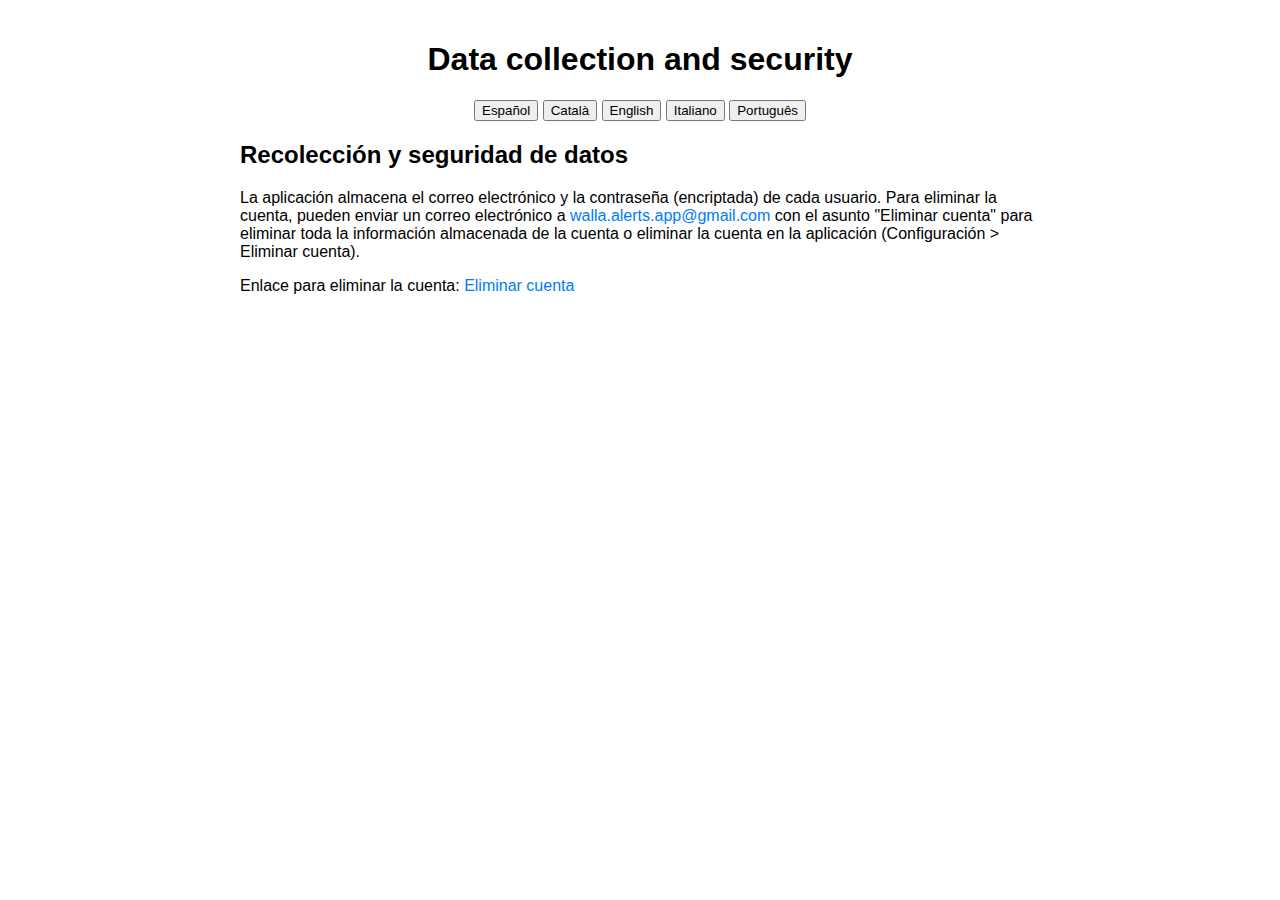
<file: data_collection.html>
<!DOCTYPE html>
<html lang="es">
<head>
    <meta charset="UTF-8">
    <meta name="viewport" content="width=device-width, initial-scale=1.0">
    <title>Data collection and security</title>
    <style>
        body {
            font-family: Arial, sans-serif;
            max-width: 800px;
            margin: 0 auto;
            padding: 20px;
        }
        h1 {
            text-align: center;
        }
        .language-selector {
            text-align: center;
            margin-bottom: 20px;
        }
        .language-content {
            display: none;
        }
        .language-content.active {
            display: block;
        }
        a {
            color: #007BFF;
            text-decoration: none;
        }
    </style>
    <script>
        function showContent(language) {
            const contents = document.querySelectorAll('.language-content');
            contents.forEach(content => content.classList.remove('active'));
            document.getElementById(language).classList.add('active');
        }
        document.addEventListener('DOMContentLoaded', () => {
            showContent('spanish'); // Default language
        });
    </script>
</head>
<body>
    <h1>Data collection and security</h1>

    <div class="language-selector">
        <button onclick="showContent('spanish')">Español</button>
        <button onclick="showContent('catalan')">Català</button>
        <button onclick="showContent('english')">English</button>
        <button onclick="showContent('italian')">Italiano</button>
        <button onclick="showContent('portuguese')">Português</button>
    </div>

    <div id="spanish" class="language-content active">
        <h2>Recolección y seguridad de datos</h2>
        <p>La aplicación almacena el correo electrónico y la contraseña (encriptada) de cada usuario. Para eliminar la cuenta, pueden enviar un correo electrónico a <a href="mailto:walla.alerts.app@gmail.com?subject=Delete%20account">walla.alerts.app@gmail.com</a> con el asunto "Eliminar cuenta" para eliminar toda la información almacenada de la cuenta o eliminar la cuenta en la aplicación (Configuración > Eliminar cuenta).</p>
        <p>Enlace para eliminar la cuenta: <a href="mailto:walla.alerts.app@gmail.com?subject=Delete%20account">Eliminar cuenta</a></p>
    </div>

    <div id="catalan" class="language-content">
        <h2>Recollida i seguretat de dades</h2>
        <p>L'aplicació emmagatzema el correu electrònic i la contrasenya (encriptada) de cada usuari. Per eliminar el compte, poden enviar un correu electrònic a <a href="mailto:walla.alerts.app@gmail.com?subject=Delete%20account">walla.alerts.app@gmail.com</a> amb l'assumpte "Eliminar compte" per eliminar tota la informació emmagatzemada del compte o eliminar el compte en l'aplicació (Configuració > Eliminar compte).</p>
        <p>Enllaç per eliminar el compte: <a href="mailto:walla.alerts.app@gmail.com?subject=Delete%20account">Eliminar compte</a></p>
    </div>

    <div id="english" class="language-content">
        <h2>Data collection and security</h2>
        <p>The app stores the email and password (encrypted) for each user. To delete the account, they can send an email to <a href="mailto:walla.alerts.app@gmail.com?subject=Delete%20account">walla.alerts.app@gmail.com</a> with the subject "Delete account" to delete all the information stored from the account or delete the account on the app (Settings > Delete account).</p>
        <p>Link to delete the account: <a href="mailto:walla.alerts.app@gmail.com?subject=Delete%20account">Delete account</a></p>
    </div>

    <div id="italian" class="language-content">
        <h2>Raccolta e sicurezza dei dati</h2>
        <p>L'app memorizza l'email e la password (crittografata) per ogni utente. Per eliminare l'account, possono inviare un'email a <a href="mailto:walla.alerts.app@gmail.com?subject=Delete%20account">walla.alerts.app@gmail.com</a> con l'oggetto "Elimina account" per eliminare tutte le informazioni memorizzate dall'account o eliminare l'account sull'app (Impostazioni > Elimina account).</p>
        <p>Link per eliminare l'account: <a href="mailto:walla.alerts.app@gmail.com?subject=Delete%20account">Elimina account</a></p>
    </div>

    <div id="portuguese" class="language-content">
        <h2>Coleta e segurança de dados</h2>
        <p>O aplicativo armazena o email e a senha (criptografada) de cada usuário. Para excluir a conta, podem enviar um email para <a href="mailto:walla.alerts.app@gmail.com?subject=Delete%20account">walla.alerts.app@gmail.com</a> com o assunto "Excluir conta" para excluir todas as informações armazenadas da conta ou excluir a conta no aplicativo (Configurações > Excluir conta).</p>
        <p>Link para excluir a conta: <a href="mailto:walla.alerts.app@gmail.com?subject=Delete%20account">Excluir conta</a></p>
    </div>
</body>
</html>
</file>
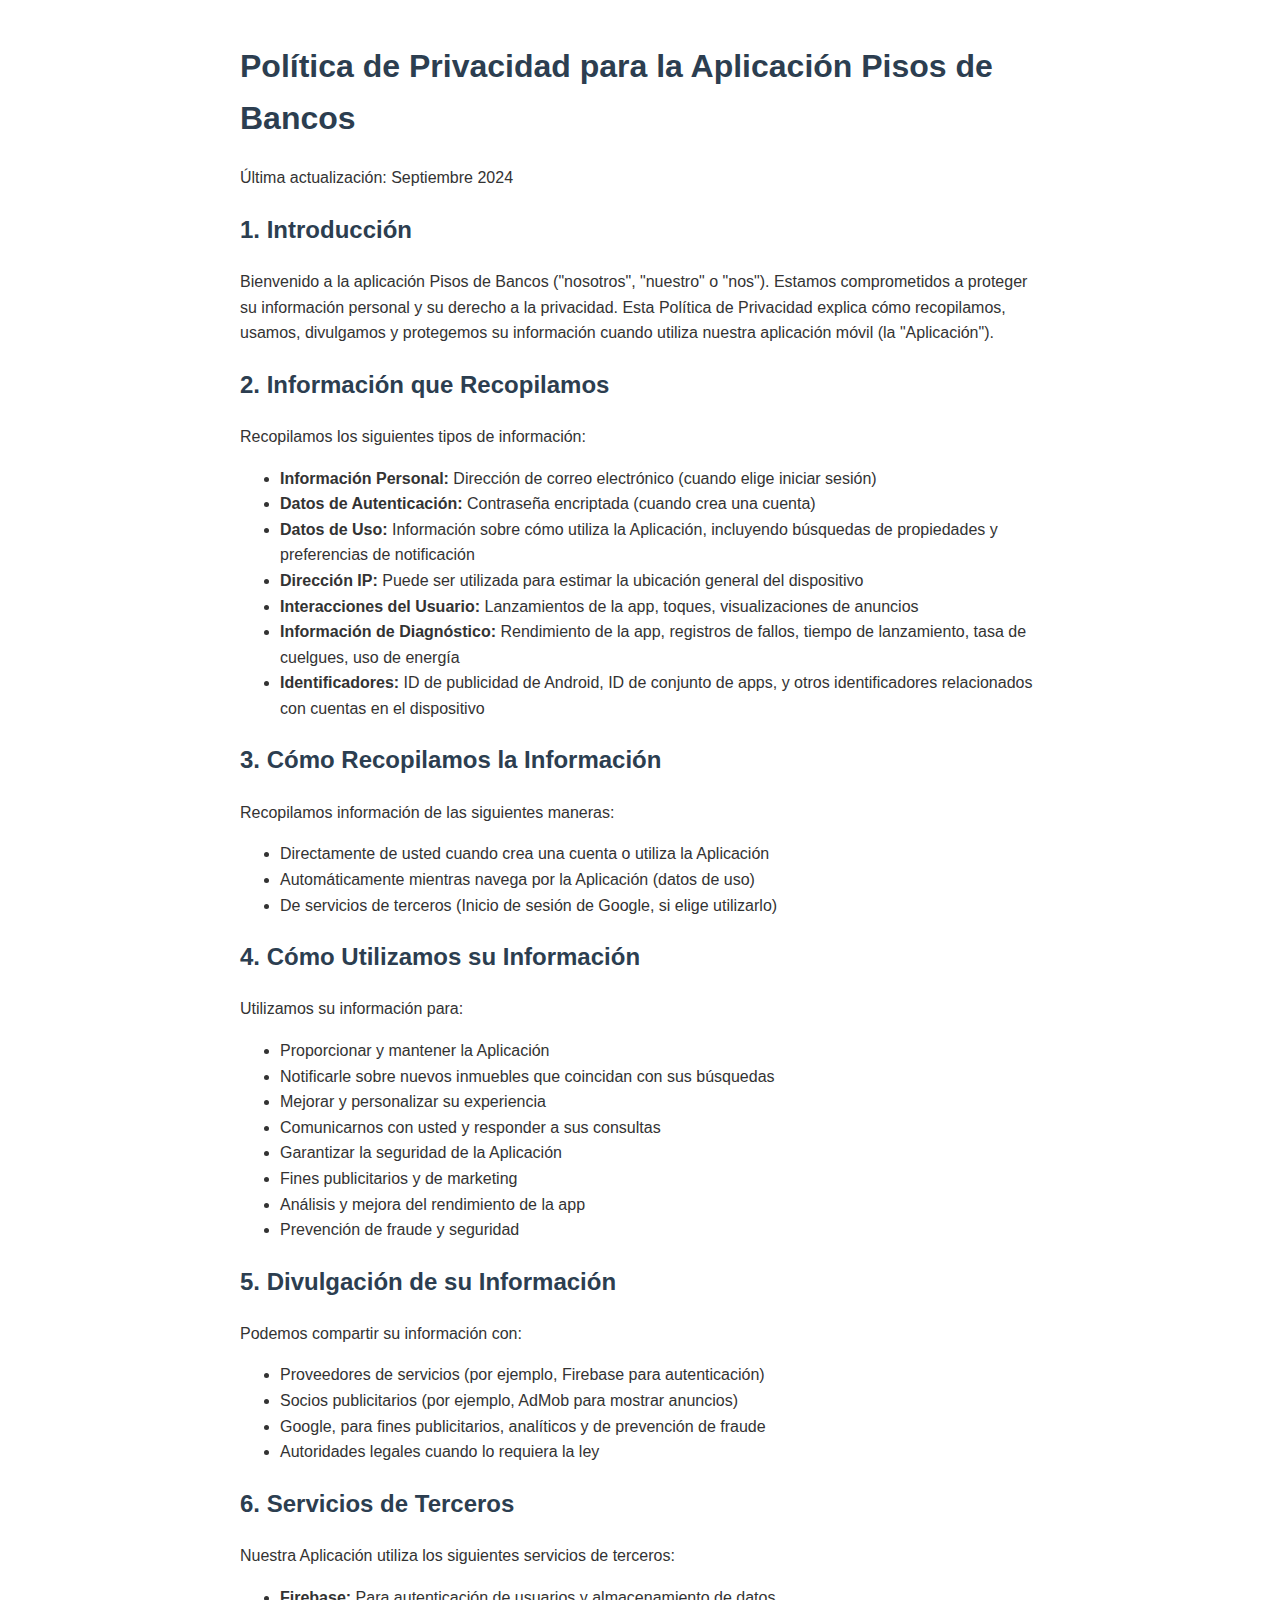
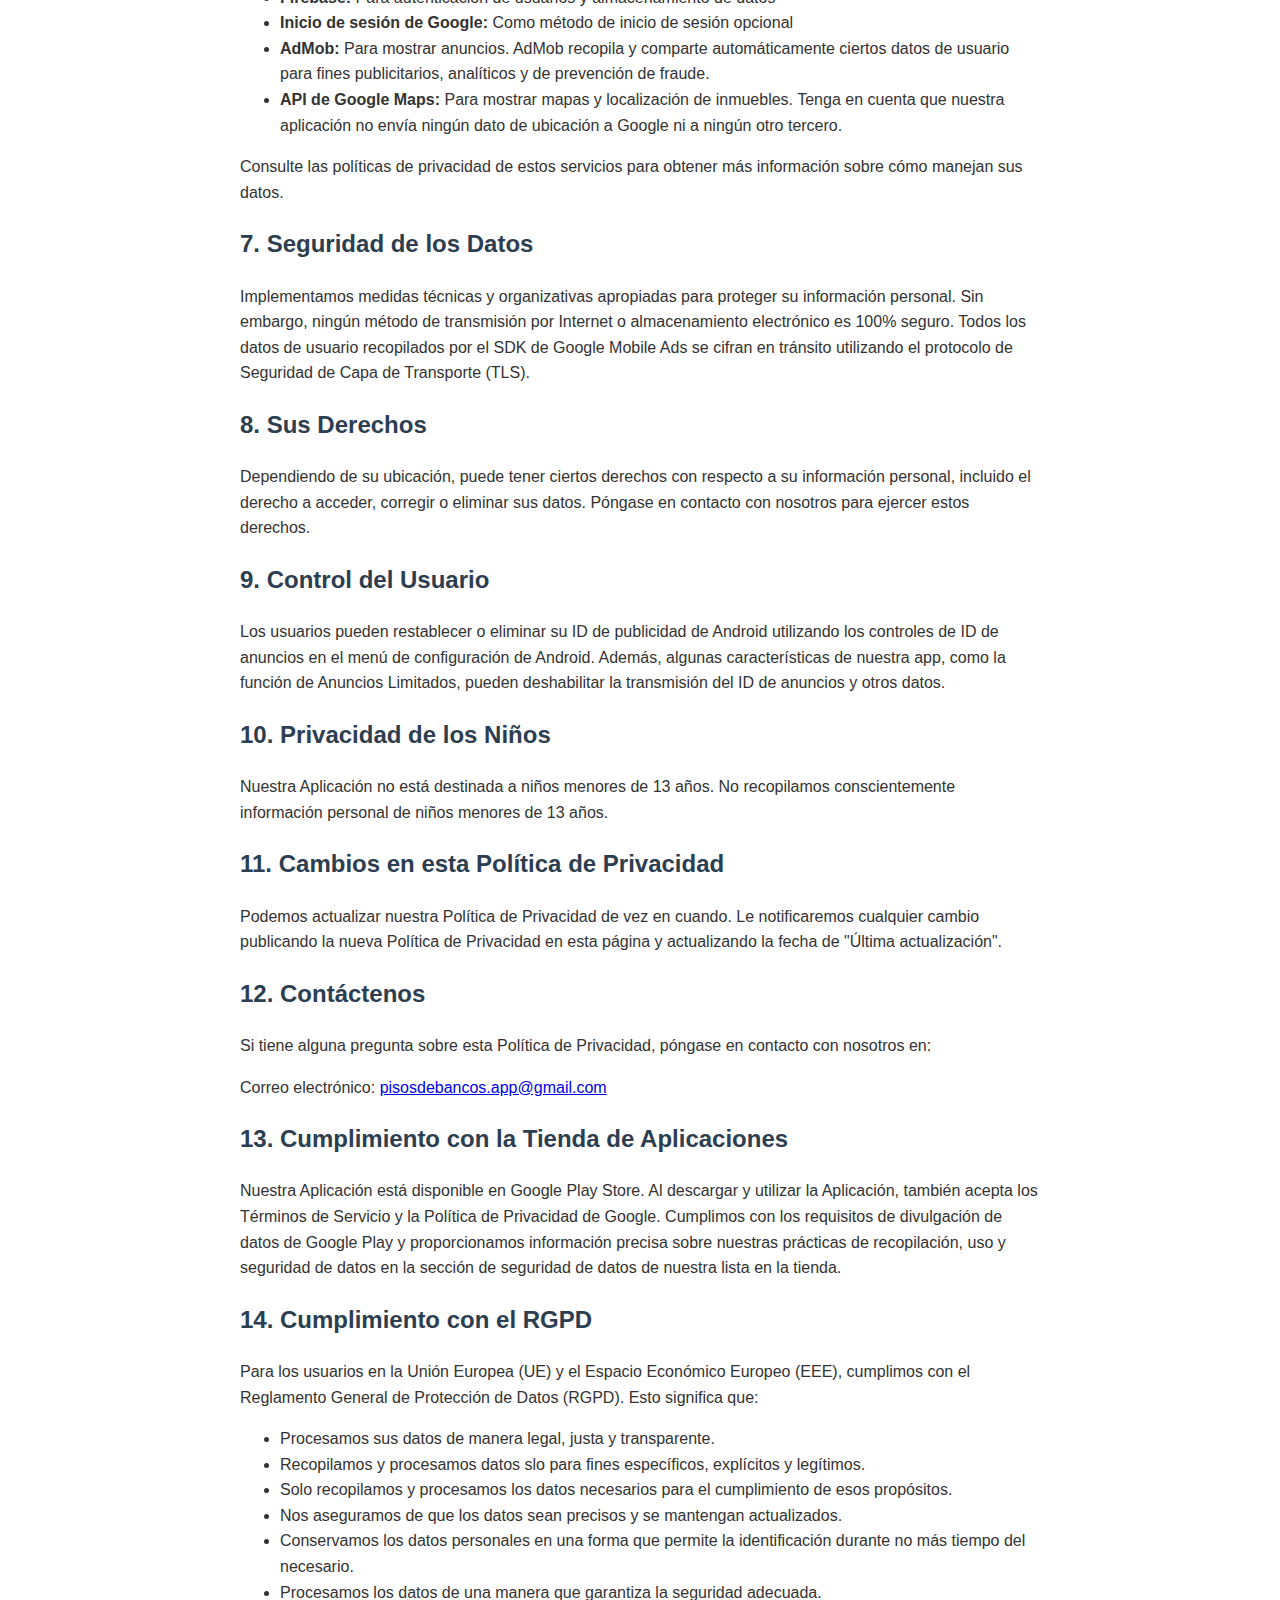
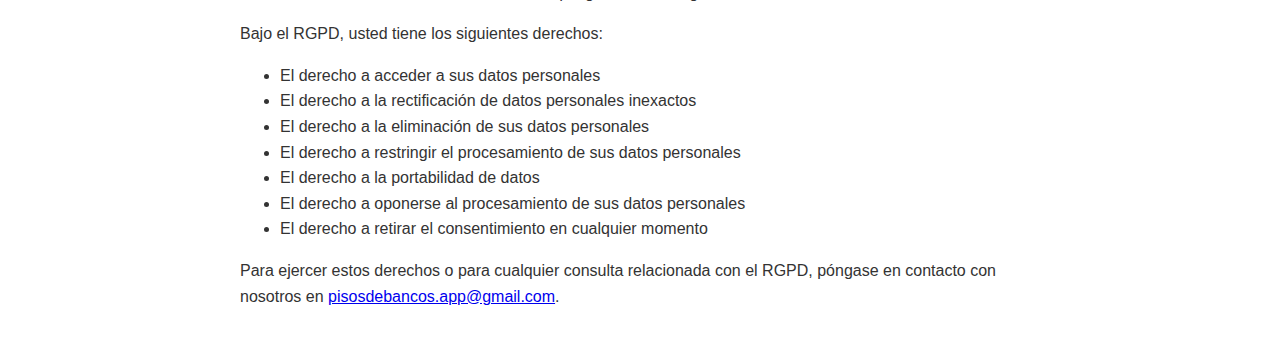
<file: privacy.html>
<!DOCTYPE html>
<html lang="es">
<head>
    <meta charset="UTF-8">
    <meta name="viewport" content="width=device-width, initial-scale=1.0">
    <title>Política de Privacidad - Aplicación Pisos de Bancos</title>
    <style>
        body {
            font-family: Arial, sans-serif;
            line-height: 1.6;
            color: #333;
            max-width: 800px;
            margin: 0 auto;
            padding: 20px;
        }
        h1, h2 {
            color: #2c3e50;
        }
    </style>
</head>
<body>
    <h1>Política de Privacidad para la Aplicación Pisos de Bancos</h1>
    <p>Última actualización: Septiembre 2024</p>

    <h2>1. Introducción</h2>
    <p>Bienvenido a la aplicación Pisos de Bancos ("nosotros", "nuestro" o "nos"). Estamos comprometidos a proteger su información personal y su derecho a la privacidad. Esta Política de Privacidad explica cómo recopilamos, usamos, divulgamos y protegemos su información cuando utiliza nuestra aplicación móvil (la "Aplicación").</p>

    <h2>2. Información que Recopilamos</h2>
    <p>Recopilamos los siguientes tipos de información:</p>
    <ul>
        <li><strong>Información Personal:</strong> Dirección de correo electrónico (cuando elige iniciar sesión)</li>
        <li><strong>Datos de Autenticación:</strong> Contraseña encriptada (cuando crea una cuenta)</li>
        <li><strong>Datos de Uso:</strong> Información sobre cómo utiliza la Aplicación, incluyendo búsquedas de propiedades y preferencias de notificación</li>
        <li><strong>Dirección IP:</strong> Puede ser utilizada para estimar la ubicación general del dispositivo</li>
        <li><strong>Interacciones del Usuario:</strong> Lanzamientos de la app, toques, visualizaciones de anuncios</li>
        <li><strong>Información de Diagnóstico:</strong> Rendimiento de la app, registros de fallos, tiempo de lanzamiento, tasa de cuelgues, uso de energía</li>
        <li><strong>Identificadores:</strong> ID de publicidad de Android, ID de conjunto de apps, y otros identificadores relacionados con cuentas en el dispositivo</li>
    </ul>

    <h2>3. Cómo Recopilamos la Información</h2>
    <p>Recopilamos información de las siguientes maneras:</p>
    <ul>
        <li>Directamente de usted cuando crea una cuenta o utiliza la Aplicación</li>
        <li>Automáticamente mientras navega por la Aplicación (datos de uso)</li>
        <li>De servicios de terceros (Inicio de sesión de Google, si elige utilizarlo)</li>
    </ul>

    <h2>4. Cómo Utilizamos su Información</h2>
    <p>Utilizamos su información para:</p>
    <ul>
        <li>Proporcionar y mantener la Aplicación</li>
        <li>Notificarle sobre nuevos inmuebles que coincidan con sus búsquedas</li>
        <li>Mejorar y personalizar su experiencia</li>
        <li>Comunicarnos con usted y responder a sus consultas</li>
        <li>Garantizar la seguridad de la Aplicación</li>
        <li>Fines publicitarios y de marketing</li>
        <li>Análisis y mejora del rendimiento de la app</li>
        <li>Prevención de fraude y seguridad</li>
    </ul>

    <h2>5. Divulgación de su Información</h2>
    <p>Podemos compartir su información con:</p>
    <ul>
        <li>Proveedores de servicios (por ejemplo, Firebase para autenticación)</li>
        <li>Socios publicitarios (por ejemplo, AdMob para mostrar anuncios)</li>
        <li>Google, para fines publicitarios, analíticos y de prevención de fraude</li>
        <li>Autoridades legales cuando lo requiera la ley</li>
    </ul>

    <h2>6. Servicios de Terceros</h2>
    <p>Nuestra Aplicación utiliza los siguientes servicios de terceros:</p>
    <ul>
        <li><strong>Firebase:</strong> Para autenticación de usuarios y almacenamiento de datos</li>
        <li><strong>Inicio de sesión de Google:</strong> Como método de inicio de sesión opcional</li>
        <li><strong>AdMob:</strong> Para mostrar anuncios. AdMob recopila y comparte automáticamente ciertos datos de usuario para fines publicitarios, analíticos y de prevención de fraude.</li>
        <li><strong>API de Google Maps:</strong> Para mostrar mapas y localización de inmuebles. Tenga en cuenta que nuestra aplicación no envía ningún dato de ubicación a Google ni a ningún otro tercero.</li>
    </ul>
    <p>Consulte las políticas de privacidad de estos servicios para obtener más información sobre cómo manejan sus datos.</p>

    <h2>7. Seguridad de los Datos</h2>
    <p>Implementamos medidas técnicas y organizativas apropiadas para proteger su información personal. Sin embargo, ningún método de transmisión por Internet o almacenamiento electrónico es 100% seguro. Todos los datos de usuario recopilados por el SDK de Google Mobile Ads se cifran en tránsito utilizando el protocolo de Seguridad de Capa de Transporte (TLS).</p>

    <h2>8. Sus Derechos</h2>
    <p>Dependiendo de su ubicación, puede tener ciertos derechos con respecto a su información personal, incluido el derecho a acceder, corregir o eliminar sus datos. Póngase en contacto con nosotros para ejercer estos derechos.</p>

    <h2>9. Control del Usuario</h2>
    <p>Los usuarios pueden restablecer o eliminar su ID de publicidad de Android utilizando los controles de ID de anuncios en el menú de configuración de Android. Además, algunas características de nuestra app, como la función de Anuncios Limitados, pueden deshabilitar la transmisión del ID de anuncios y otros datos.</p>

    <h2>10. Privacidad de los Niños</h2>
    <p>Nuestra Aplicación no está destinada a niños menores de 13 años. No recopilamos conscientemente información personal de niños menores de 13 años.</p>

    <h2>11. Cambios en esta Política de Privacidad</h2>
    <p>Podemos actualizar nuestra Política de Privacidad de vez en cuando. Le notificaremos cualquier cambio publicando la nueva Política de Privacidad en esta página y actualizando la fecha de "Última actualización".</p>

    <h2>12. Contáctenos</h2>
    <p>Si tiene alguna pregunta sobre esta Política de Privacidad, póngase en contacto con nosotros en:</p>
    <p>Correo electrónico: <a href="mailto:pisosdebancos.app@gmail.com">pisosdebancos.app@gmail.com</a></p>

    <h2>13. Cumplimiento con la Tienda de Aplicaciones</h2>
    <p>Nuestra Aplicación está disponible en Google Play Store. Al descargar y utilizar la Aplicación, también acepta los Términos de Servicio y la Política de Privacidad de Google. Cumplimos con los requisitos de divulgación de datos de Google Play y proporcionamos información precisa sobre nuestras prácticas de recopilación, uso y seguridad de datos en la sección de seguridad de datos de nuestra lista en la tienda.</p>

    <h2>14. Cumplimiento con el RGPD</h2>
    <p>Para los usuarios en la Unión Europea (UE) y el Espacio Económico Europeo (EEE), cumplimos con el Reglamento General de Protección de Datos (RGPD). Esto significa que:</p>
    <ul>
        <li>Procesamos sus datos de manera legal, justa y transparente.</li>
        <li>Recopilamos y procesamos datos slo para fines específicos, explícitos y legítimos.</li>
        <li>Solo recopilamos y procesamos los datos necesarios para el cumplimiento de esos propósitos.</li>
        <li>Nos aseguramos de que los datos sean precisos y se mantengan actualizados.</li>
        <li>Conservamos los datos personales en una forma que permite la identificación durante no más tiempo del necesario.</li>
        <li>Procesamos los datos de una manera que garantiza la seguridad adecuada.</li>
    </ul>
    <p>Bajo el RGPD, usted tiene los siguientes derechos:</p>
    <ul>
        <li>El derecho a acceder a sus datos personales</li>
        <li>El derecho a la rectificación de datos personales inexactos</li>
        <li>El derecho a la eliminación de sus datos personales</li>
        <li>El derecho a restringir el procesamiento de sus datos personales</li>
        <li>El derecho a la portabilidad de datos</li>
        <li>El derecho a oponerse al procesamiento de sus datos personales</li>
        <li>El derecho a retirar el consentimiento en cualquier momento</li>
    </ul>
    <p>Para ejercer estos derechos o para cualquier consulta relacionada con el RGPD, póngase en contacto con nosotros en <a href="mailto:pisosdebancos.app@gmail.com">pisosdebancos.app@gmail.com</a>.</p>
</body>
</html>
</file>
